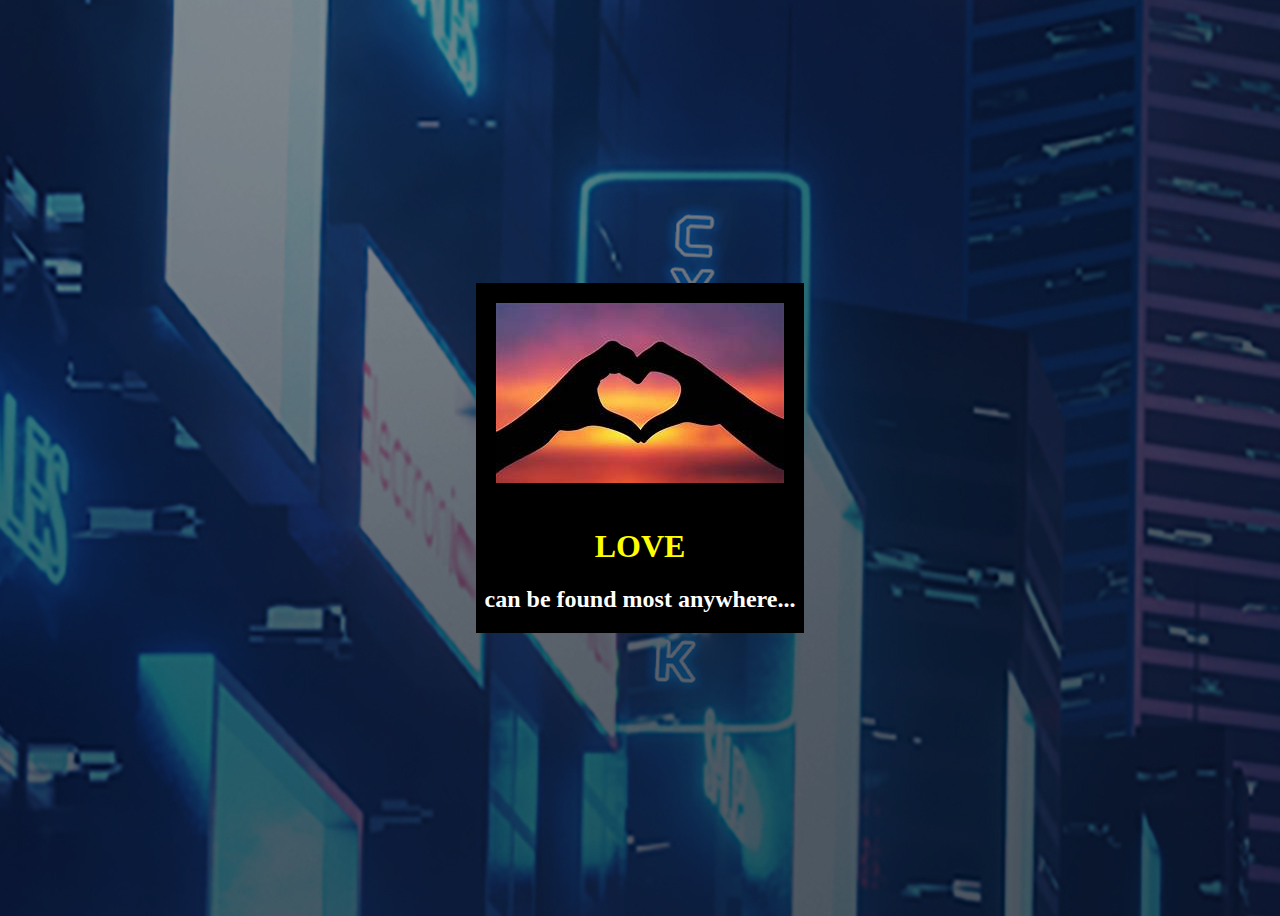
<file: index.html>
<!DOCTYPE html>
<html>
<head>
    <title>Document</title>
    <link href="index.css" rel="stylesheet"/>
</head>
<body background="image1.jpg">
<div>
<img src="love.jpeg" />
    <h1>LOVE</h1>
    <h2>can be found most anywhere...</h2>
    </div>
</body>
</html>
</file>
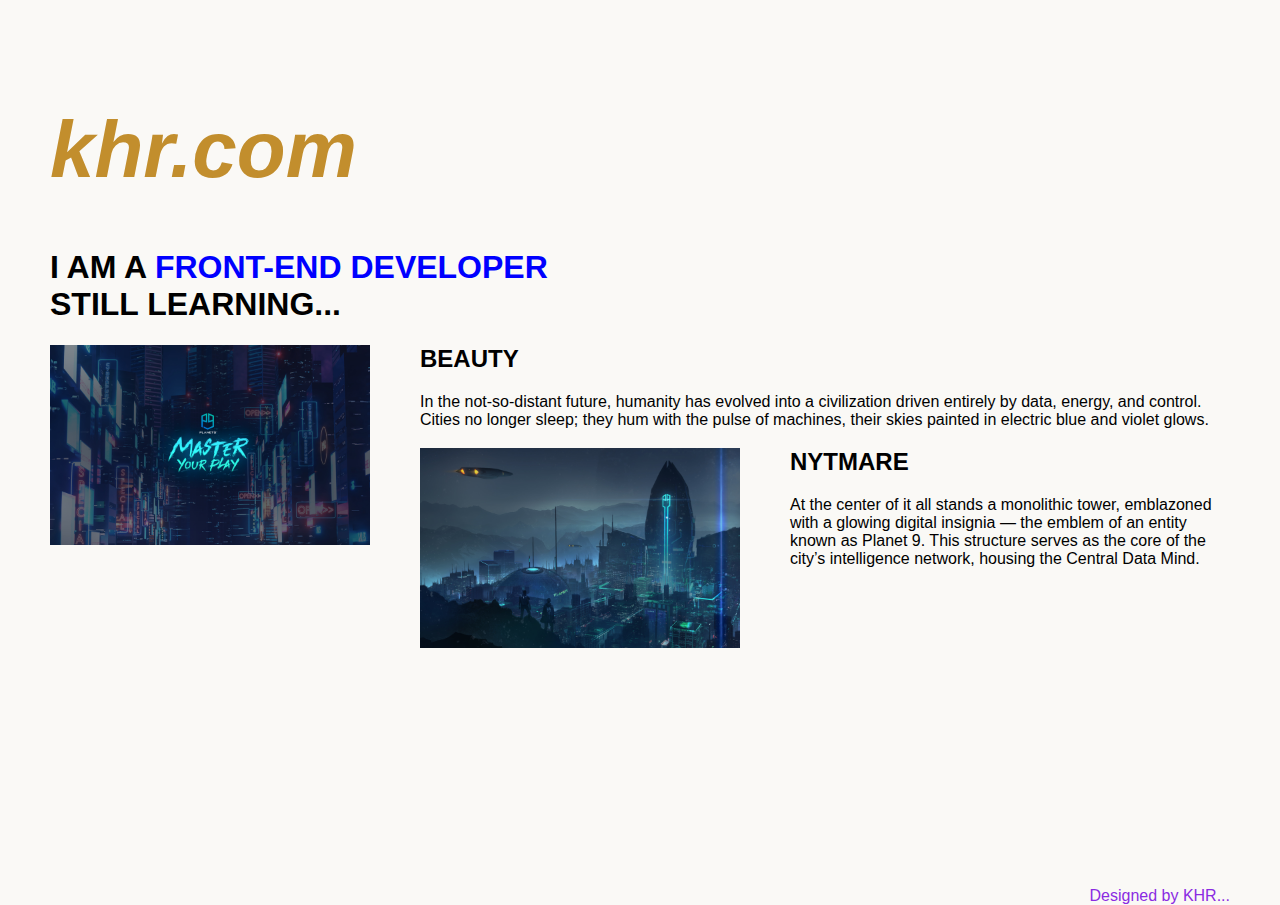
<file: practice/advancedcss.html/index.html>
<!DOCTYPE html>
<html >
<head>
    <title>Document</title>
    <link href="index.css" rel="stylesheet"/>
</head>
<body>
    <div class="main">
    <h1 style="color: rgb(194, 142, 45);font-size: 5rem;font-style: italic;">khr.com</h1>
    <h1>I AM A <span style="color: blue;">FRONT-END DEVELOPER</span><br>STILL LEARNING...</h1>
    <div class="left-card">
        <img  class="image" src="image1.jpg"/>
        <h2 class="card-name">BEAUTY</h2>
    <p class="card-matter">In the not-so-distant future, humanity has evolved into a civilization driven entirely by data, energy, and control. Cities no longer sleep; they hum with the pulse of machines, their skies painted in electric blue and violet glows.</p>
    </div>
    <div class="right-card"> 
    <img  class="image" src="image.jpg"/>
    <h2 class="card-name">NYTMARE</h2> 
        <p class="card-matter">At the center of it all stands a monolithic tower, emblazoned with a glowing digital insignia — the emblem of an entity known as Planet 9. This structure serves as the core of the city’s intelligence network, housing the Central Data Mind.</p>
    </div>
    </div>
    <footer>Designed by KHR...</footer>
</body>
</html>
</file>
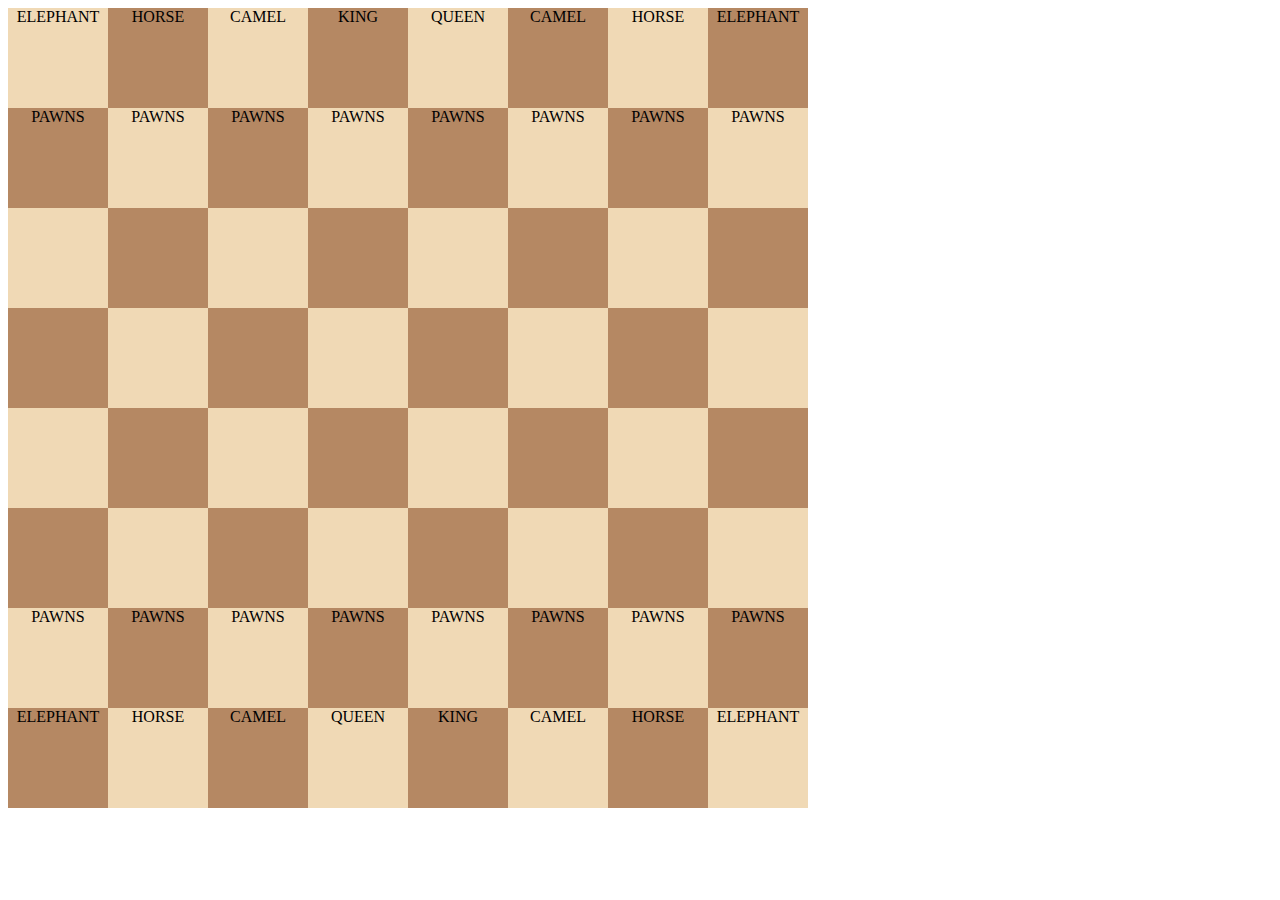
<file: practice/chessboard/index.html>
<!DOCTYPE html>
<html >
<head>
    <title>Document</title>
    <link href="index.css" rel="stylesheet"/>
</head>
<body>
    <div class="full-card">
        <div class="white">ELEPHANT</div>
        <div class="black">HORSE</div>
        <div class="white">CAMEL</div>
        <div class="black">KING</div>
        <div class="white">QUEEN</div>
        <div class="black">CAMEL</div>
        <div class="white">HORSE</div>
        <div class="black">ELEPHANT</div>

        <div class="black">PAWNS</div>
        <div class="white">PAWNS</div>
        <div class="black">PAWNS</div>
        <div class="white">PAWNS</div>
        <div class="black">PAWNS</div>
        <div class="white">PAWNS</div>
        <div class="black">PAWNS</div>
        <div class="white">PAWNS</div>

        <div class="white"></div>
        <div class="black"></div>
        <div class="white"></div>
        <div class="black"></div>
        <div class="white"></div>
        <div class="black"></div>
        <div class="white"></div>
        <div class="black"></div>

        <div class="black"></div>
        <div class="white"></div>
        <div class="black"></div>
        <div class="white"></div>
        <div class="black"></div>
        <div class="white"></div>
        <div class="black"></div>
        <div class="white"></div>

        <div class="white"></div>
        <div class="black"></div>
        <div class="white"></div>
        <div class="black"></div>
        <div class="white"></div>
        <div class="black"></div>
        <div class="white"></div>
        <div class="black"></div>

        <div class="black"></div>
        <div class="white"></div>
        <div class="black"></div>
        <div class="white"></div>
        <div class="black"></div>
        <div class="white"></div>
        <div class="black"></div>
        <div class="white"></div>

        <div class="white">PAWNS</div>
        <div class="black">PAWNS</div>
        <div class="white">PAWNS</div>
        <div class="black">PAWNS</div>
        <div class="white">PAWNS</div>
        <div class="black">PAWNS</div>
        <div class="white">PAWNS</div>
        <div class="black">PAWNS</div>

        <div class="black">ELEPHANT</div>
        <div class="white">HORSE</div>
        <div class="black">CAMEL</div>
        <div class="white">QUEEN</div>
        <div class="black">KING</div>
        <div class="white">CAMEL</div>
        <div class="black">HORSE</div>
        <div class="white">ELEPHANT</div>

    </div>
</body>
</html>
</file>
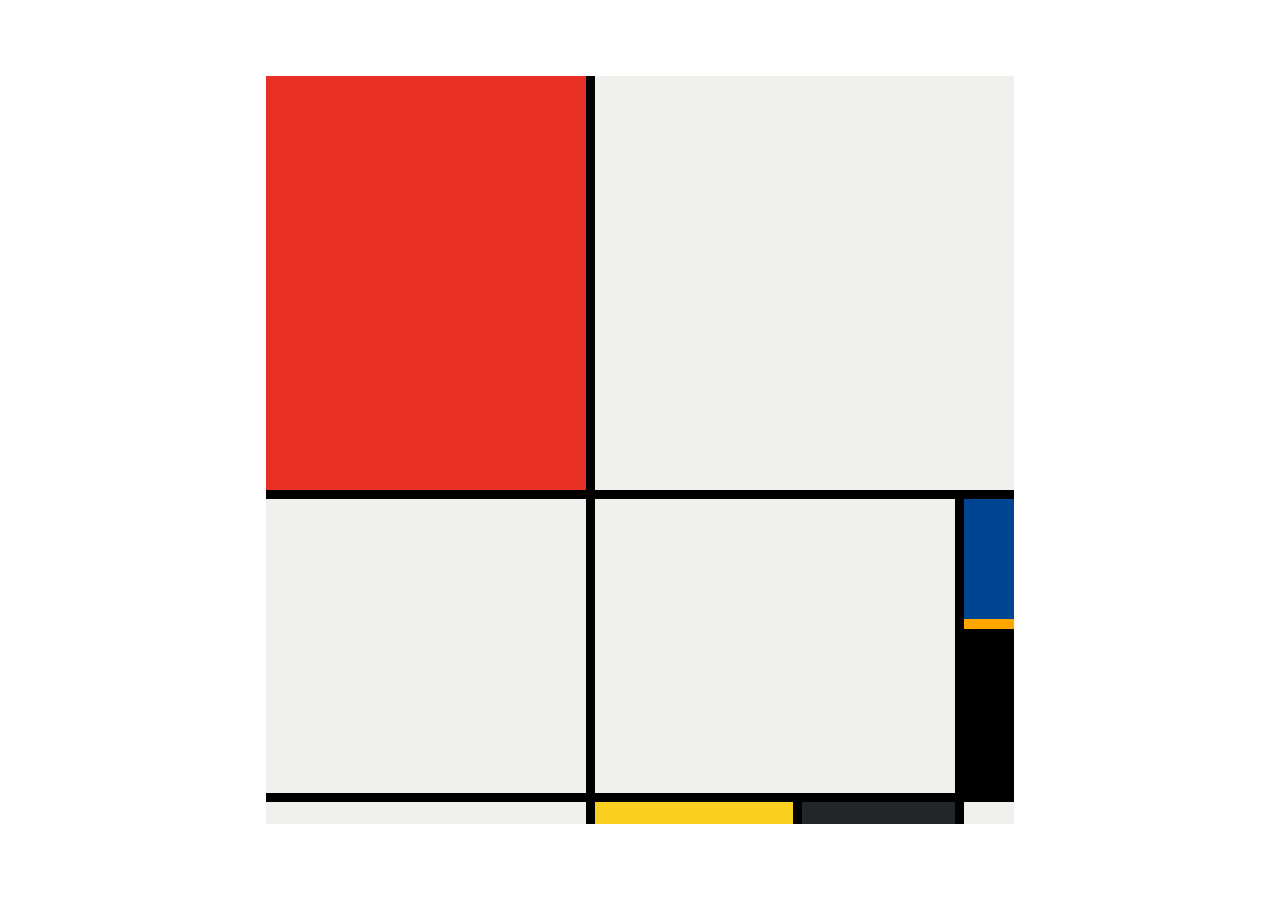
<file: practice/paintframe/index.html>
<!DOCTYPE html>
<html>
<head>
    <title>Document</title>
    <link href="index.css" rel="stylesheet"/>
</head>
<body>
    <div class="full-frame">
        <div class="item red"></div>
        <div class="item white1"></div>
        <div class="item white2"></div>
        <div class="item white3"></div>
        <div class="item blue"></div>
        <div clas="item white4"></div>
        
        <div class="item"></div>
        <div class="item yellow"></div>
        <div class="item black"></div>
        <div class="item purple"></div>
    </div>
</body>
</html>
</file>
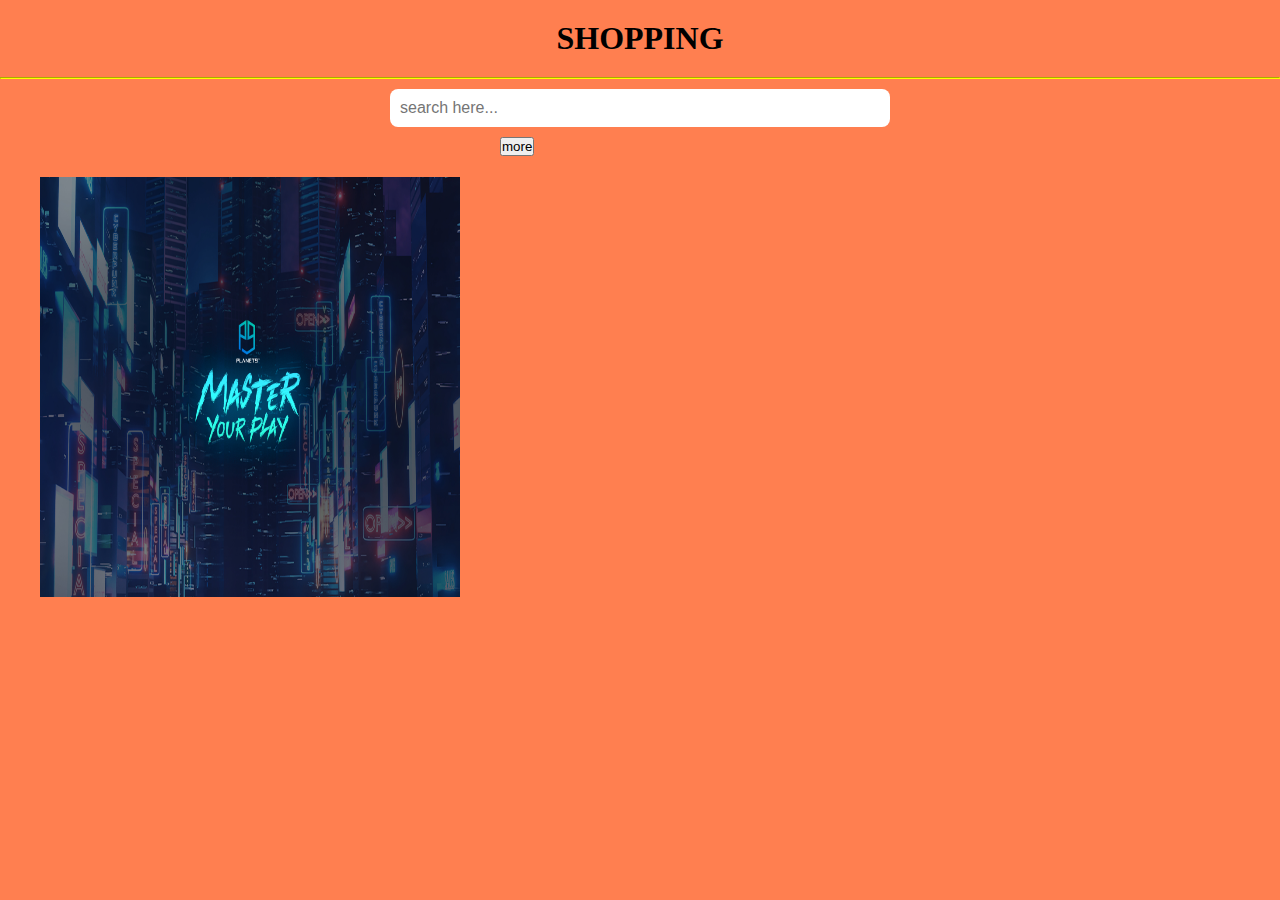
<file: practice/practice1/index.html>
<!DOCTYPE html>
<html >
<head>
    <title>Document</title>
    <link href="index.css" rel="stylesheet"/>
</head>
<body>
    <div class="card1">
   <h1 >SHOPPING</h1></div>
   <hr>
   <div style="text-align: center;" >
    <input style="width: 500px;font-size: 16px;margin: 10px;border-radius: 8px;border: 0cap;padding: 10px;" type="search" placeholder="search here..."/>
   </div>
   <div class="left-card" >
    <img src="image1.jpg"/>
    <button style="float:left;" type="button" name="button">more</button>
   </div>
</body>
</html>
</file>
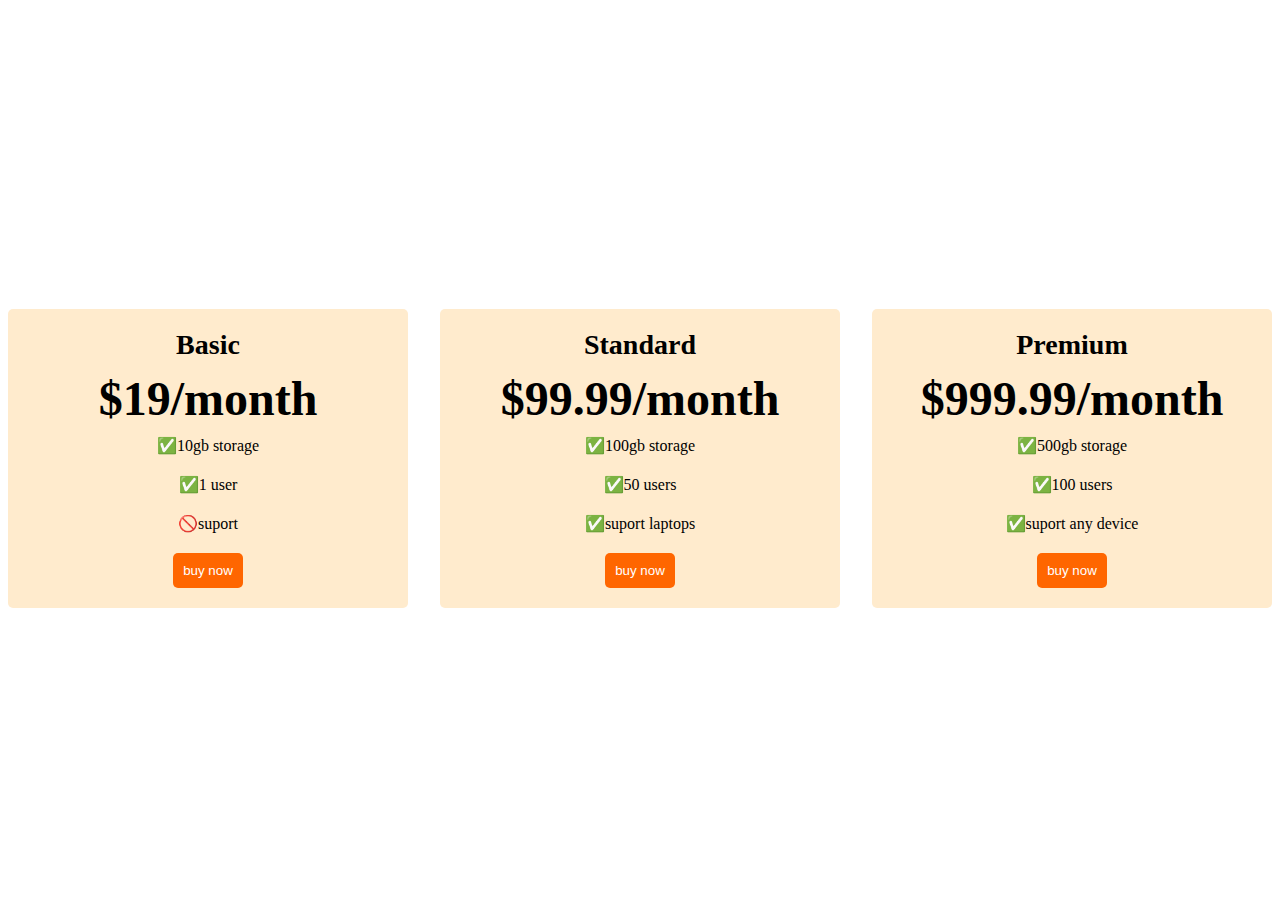
<file: practice/rechargeplans/index.html>
<!DOCTYPE html>
<html>
<head>
    <title>Document</title>
    <link rel="stylesheet" href="index.css"/>
    <style>
        body{
            font-family:Georgia, 'Times New Roman', Times, serif;
        }
    </style>
</head>
<body>
    <div class="price">
        <div class="plan">
            <div class="title">Basic</div>
                <div class="plan-price">$19/month</div>
                <ul class="features">
                    <li>✅10gb storage</li>
                    <li>✅1 user</li>
                    <li>🚫suport</li>
                </ul>
                <button class="button">buy now</a>
        </div>
        <div class="plan">
            <div class="title">Standard</div>
                <div class="plan-price">$99.99/month</div>
                <ul class="features">
                    <li>✅100gb storage</li>
                    <li>✅50 users</li>
                    <li>✅suport laptops</li>
                </ul>
                <button class="button">buy now</a>
        </div>
        <div class="plan">
            <div class="title">Premium</div>
                <div class="plan-price">$999.99/month</div>
                <ul class="features">
                    <li>✅500gb storage</li>
                    <li>✅100 users</li>
                    <li>✅suport any device</li>
                </ul>
                <button class="button">buy now</a>
        </div>
    </div>
</body>
</html>
</file>
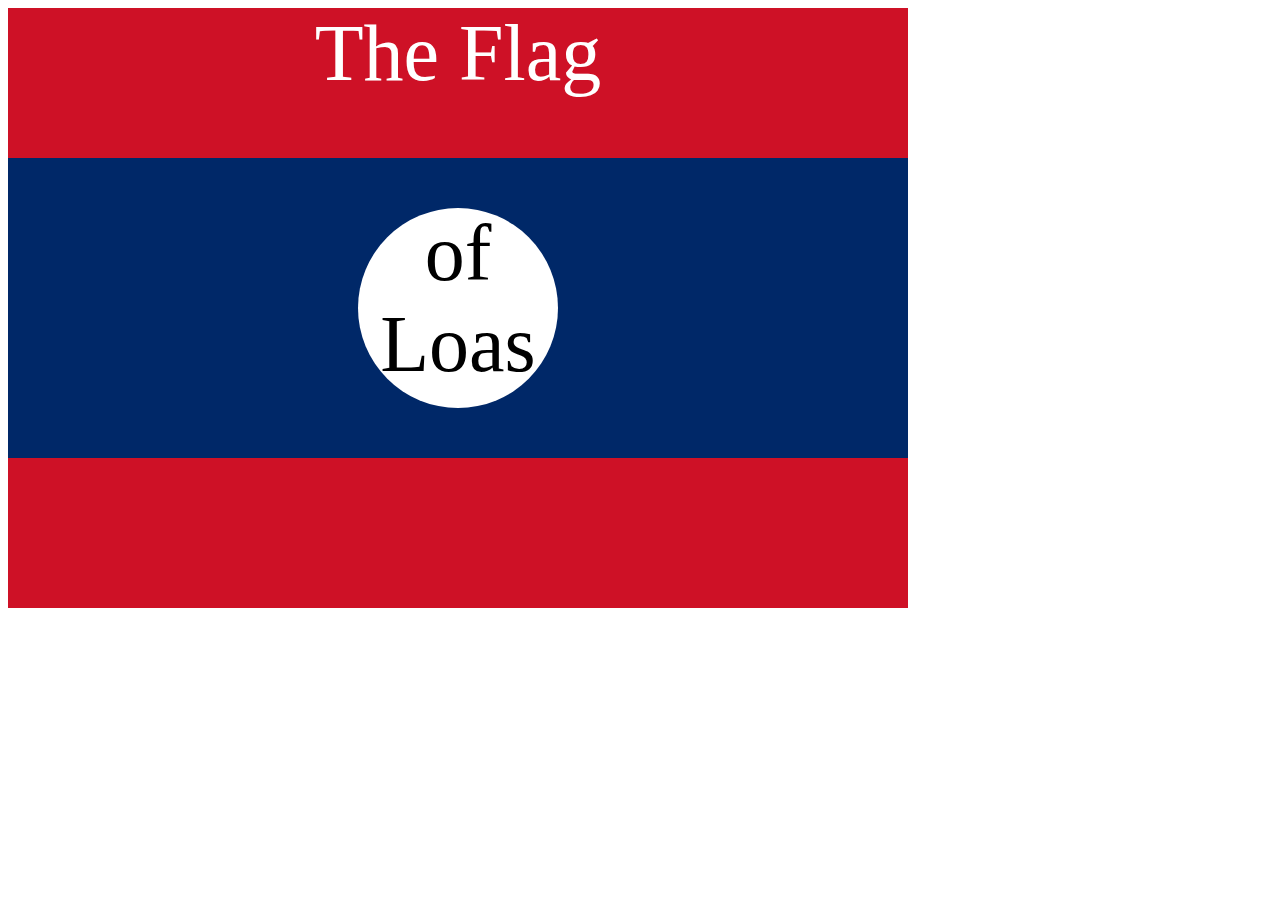
<file: practice/flag/flag.html>
<!DOCTYPE html>
<html>
<head>
    <title>Document</title>
    <link href="flag.css" rel="stylesheet"/>
</head>
<body>
    <div class="flag">
        <p style="color: white">The Flag</p>
        <div>
    <div>
    <p>of Loas</p>
    </div>
     </div>
     </div>
</body>
</html>
</file>
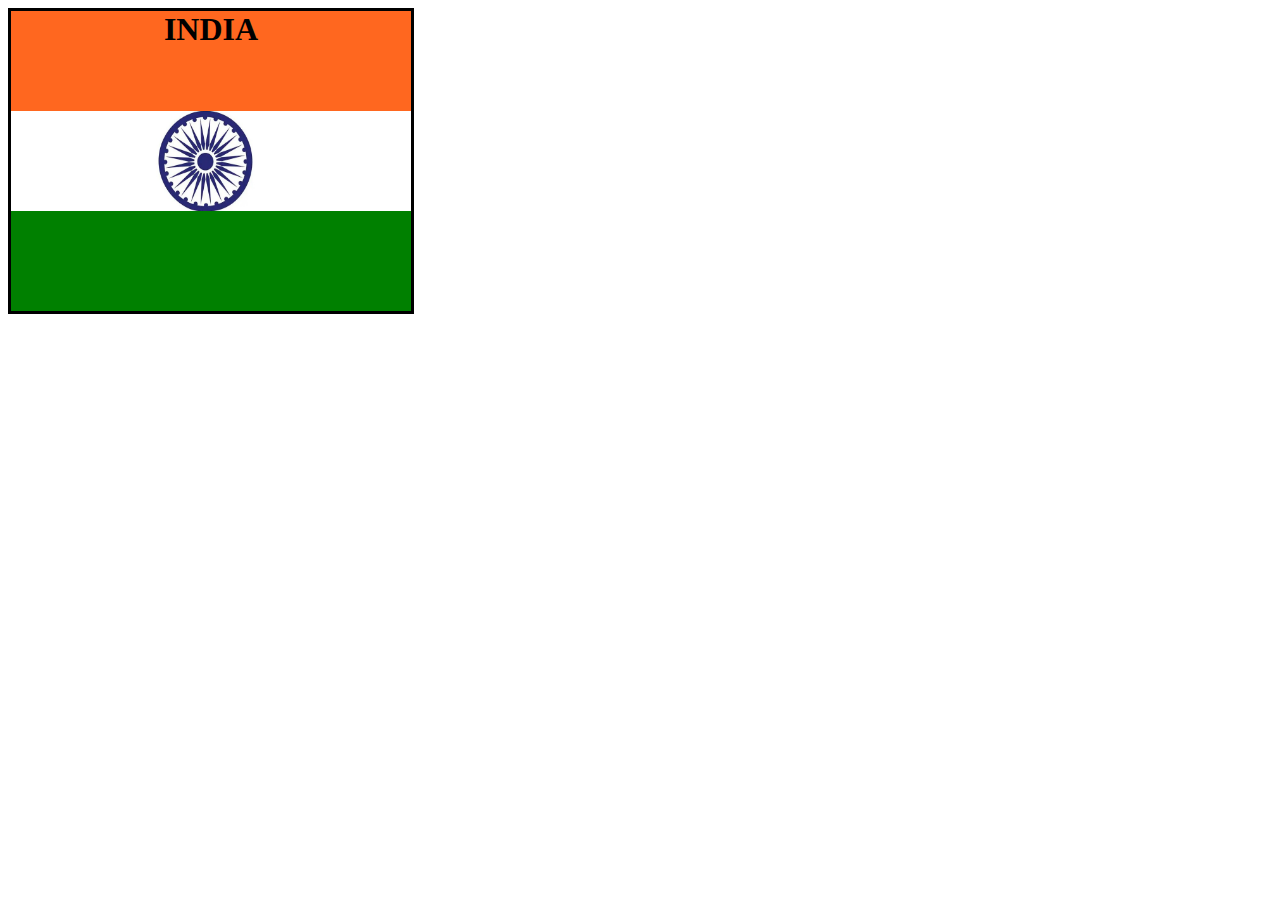
<file: practice/indiaflag/india.html>
<!DOCTYPE html>
<html >
<head>
    <title>Document</title>
    <link rel="stylesheet" href="india.css"/>
</head>
<body>
    <div class="orange">
        <h1>INDIA</h1>
    </div>
        <div class="white">
            <img src="ashokchakra.jpg"/>
        </div>
            <div class="green"> 
        </div>
</body>
</html>
</file>
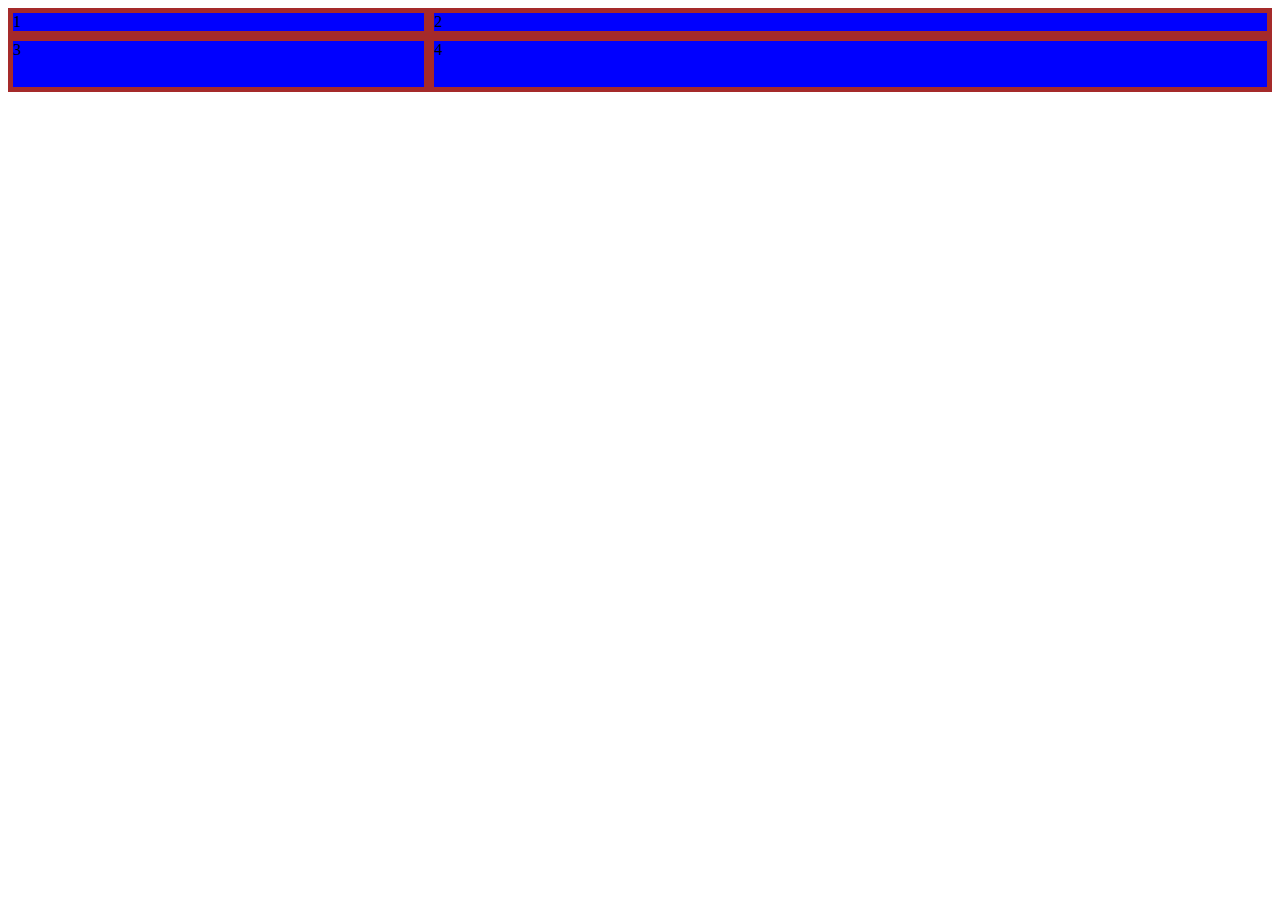
<file: practice/resourcesgrid/autosizegrid.html>
<!DOCTYPE html>
<html >
<head>
    <title>Document</title>
    <style>
        .container{
            display: grid;
            grid-template-columns: 1fr 2fr;
            grid-template-rows: 1fr 2fr;
        }
        .item{
             background-color:blue;
            border: 5px solid brown;
            padding: 0%;
            margin: 0%;
        }
    </style>
</head>
<body>
    <div class="container">
    <p class="item">1</p>
    <p class="item">2</p2>
    <p class="item">3</p>
    <p class="item">4</p>
    </div>
</body>
</html>
</file>
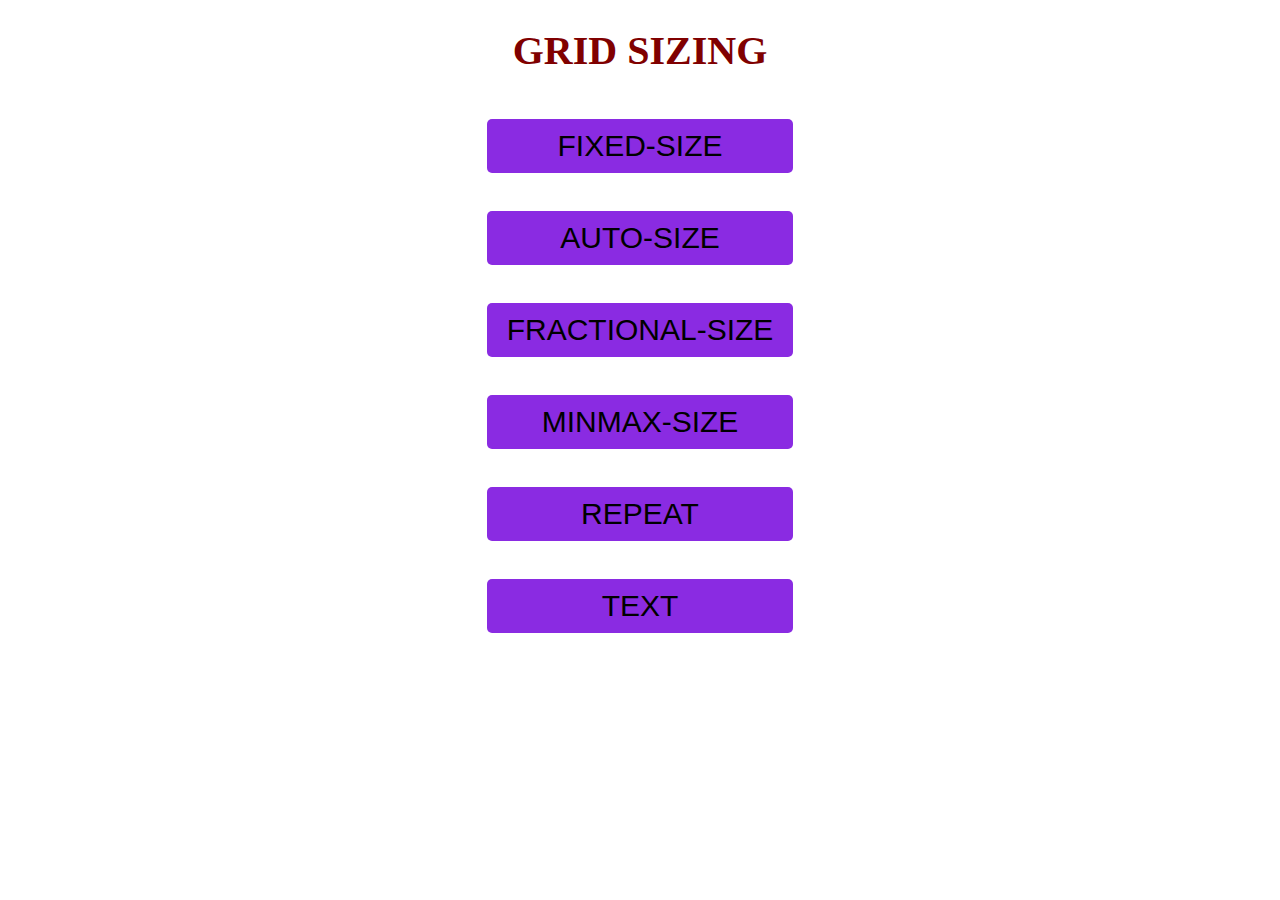
<file: practice/resourcesgrid/gridsizing.html>
<!DOCTYPE html>
<html>
<head>
    <title>Document</title>
    <style>
        h1{
            text-align: center;
            color: maroon;
            font-size: 40px;
        }
        .total{
            display: grid;
            justify-content: center;
            align-items: center;
            gap:10px;
        }
        .text{
            background-color:blueviolet;
            font-size: 30px;
            padding: 10px 20px;
            border-radius: 5px;
            border:none;

        }
    </style>
</head>
<body>
    <h1>GRID SIZING</h1><br>
    <div class="total">
    <button class="text" type="button" >FIXED-SIZE</button></br>
    <button type="button" class="text" >AUTO-SIZE</button><br>
    <button type="button" class="text" >FRACTIONAL-SIZE</button><br>
    <button type="button" class="text" >MINMAX-SIZE</button><br>
    <button type="button" class="text" >REPEAT</button><br>
    <button type="button" class="text" >TEXT</button><br>
    </div>
</body>
</html>
</file>
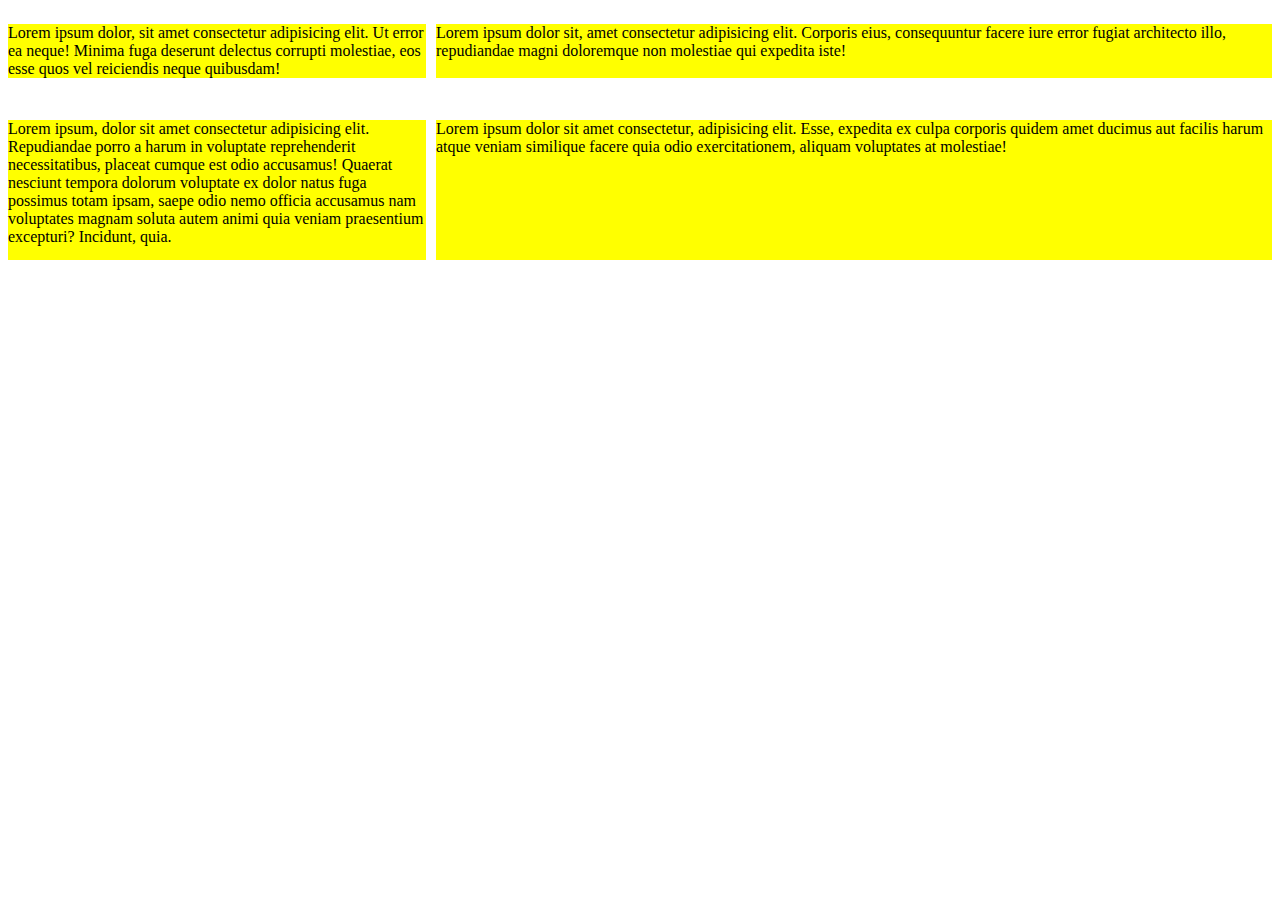
<file: practice/resourcesgrid/paragroph.html>
<!DOCTYPE html>
<html>
<head>
    <title>Document</title>
    <style>
        body{
            display: grid;
            grid-template-columns: 1fr 2fr;
            grid-template-rows: 1fr 2fr;
            gap:10px;
        }
        .card{
            background-color: yellow;
        }
    </style>
</head>
<body>
    <p class="card">Lorem ipsum dolor, sit amet consectetur adipisicing elit. Ut error ea neque! Minima fuga deserunt delectus corrupti molestiae, eos esse quos vel reiciendis neque quibusdam!</p>
    <p class="card">Lorem ipsum dolor sit, amet consectetur adipisicing elit. Corporis eius, consequuntur facere iure error fugiat architecto illo, repudiandae magni doloremque non molestiae qui expedita iste!</p>
    <p class="card">Lorem ipsum, dolor sit amet consectetur adipisicing elit. Repudiandae porro a harum in voluptate reprehenderit necessitatibus, placeat cumque est odio accusamus! Quaerat nesciunt tempora dolorum voluptate ex dolor natus fuga possimus totam ipsam, saepe odio nemo officia accusamus nam voluptates magnam soluta autem animi quia veniam praesentium excepturi? Incidunt, quia.</p>
    <p class="card">Lorem ipsum dolor sit amet consectetur, adipisicing elit. Esse, expedita ex culpa corporis quidem amet ducimus aut facilis harum atque veniam similique facere quia odio exercitationem, aliquam voluptates at molestiae!</p>
</body>
</html>
</file>
<file: index.css>
body{
    overflow: hidden;
    display: flex;
    justify-content: center;align-items: center;
    height: 100vh;
    
}
div{
    
    margin-left: 450px;
    margin-right: 450px;
    background-color: black;
}
img{
    border: 20px solid black;
}
h1{
    color: yellow;
    text-align: center;
}
h2{
    color: white;
    text-align: center;
}
</file>
<file: practice/advancedcss.html/index.css>
body{
    font-family: "poppins" ,sans-serif;
    margin: 50px 50px 0 50px;
    background-color: #faf9f6;
    display: flex;
    flex-direction: column;
    min-height: 95vh;
}
.main{
    flex: 1;
}
footer{
    text-align: right;
    color: blueviolet;
}
.image{
    height: 200px;
    float: left;
    margin-right: 50px;
}
.card{
    width: 45%;
}
.left{
    float: left;
}
.right{
    float: right;
}
@media  screen and (max-width:680px)  {
    h1{
        color: green;
    }
    
}
</file>
<file: practice/chessboard/index.css>
.full-card{
    width: 800px;
    display: grid;
    grid-template-columns:1fr 1fr 1fr 1fr 1fr 1fr 1fr 1fr;
    grid-template-rows: 1fr 1fr 1fr 1fr 1fr 1fr 1fr 1fr;
} 
.white{
    text-align: center;
    width: 100px;
    height: 100px;
    background-color: #f0d9b5;
}
.black{
    text-align: center;
    width: 100px;
    height: 100px;
    background-color: #b58863;
}
</file>
<file: practice/paintframe/index.css>
body{
    display: grid;
    justify-content: center;
    align-items: center;
    height:100vh;
    margin: 0%;
    padding: 0%;
}
.full-frame{
    height: 748px;
    width: 748px;
    display: grid;
    background-color: black;
    grid-template-columns: 320px 198px 153px 50px;
    grid-template-rows: 414px 130px 155px 22px;
    gap:9px;
}
.item{
    background-color:#F0F1EC;
}
.red{
    background-color:#E72F24;
}
.white1{
    grid-column: span 3;
}
.white2{
    grid-row: span 2;
}
.white3{
    grid-area: 2 / 2 / 4 / 4
}
.blue{
    background-color: #004592;
    border-bottom: 10px solid orange;
}
.white4{
    grid-row: span 2;
}
.yellow{
    background-color: #f9d01e;
}
.black{
    background-color: #232629;
}
</file>
<file: practice/practice1/index.css>
body{
    background-color: coral;
}
*{
    padding: 0%;
    margin:0%;
    box-sizing:border-box;
}
.card1{
    text-align: center;
    color: black;
    font-size: 16px;
    font-weight:bold;
     margin: 20px;
}
hr{
    border-color:yellow;
}
footer{
    border-top:  2px solid yellow;
}
img{
    width:500px;
    height: 500px;
    float: left;
    padding: 40px;
}
</file>
<file: practice/rechargeplans/index.css>
.price{
    display:flex;
    justify-content: center;
    align-items: center;
    height: 100vh;
    gap:2rem;
}
.plan{
    flex:1;
    max-width: 400px;
    padding: 20px;
    background-color: blanchedalmond;
    border-radius: 5px;
    text-align: center;

}
.title{
    font-size: 28px;
    font-weight: bold;
    margin-bottom: 10px;
}
.plan-price{
    font-size: 48px;
    font-weight: bold;
    margin-bottom: 10px;
}
.features{
    list-style: none;
    padding: 0;
    margin: 0;
}
.features li{
    margin-bottom: 20px;
}
.button{
    padding: 10px;
    background-color: #ff6600;
    color: white;
    border-radius:5px;
    border: none;
}
</file>
<file: practice/flag/flag.css>
.flag{
    width: 900px;
    height: 600px;
    background-color: #ce1126;
    position: relative;
}
.flag > div{
    width: 100%;
    height: 300px;
    background-color: #002868;
    position: absolute;
    top: 150px;
}
.flag > div > div{
    width: 200px;
    height: 200px;
    background-color: white;
    border-radius: 50%;
    position: relative;
    top: 50px;
    left: 350px;
}
p{
    margin: 0;
    font-size: 5rem;
    text-align: center;
    /* color: white; */
}
/* body > div > div > div > p{
    color: black;
} */
</file>
<file: practice/indiaflag/india.css>
h1{
    text-align: center;
    margin: 0;
}
.orange{
    border-top: solid;
    border-left: solid;
    border-right: solid;
    width: 400px;
    height: 100px ;
    background-color: #ff671f;
}
.white {
    border-left: solid;
    border-right: solid;
    width: 400px;
    height:100px;
    background-color:#ffffff;
}
.green{
    border-bottom: solid;
    border-left: solid;
    border-right: solid;
    width: 400px;
    height: 100px;
   background-color: green;
}
img{
    width: 150px;
    margin-left: 120px;
    height: 100px;
}
</file>
